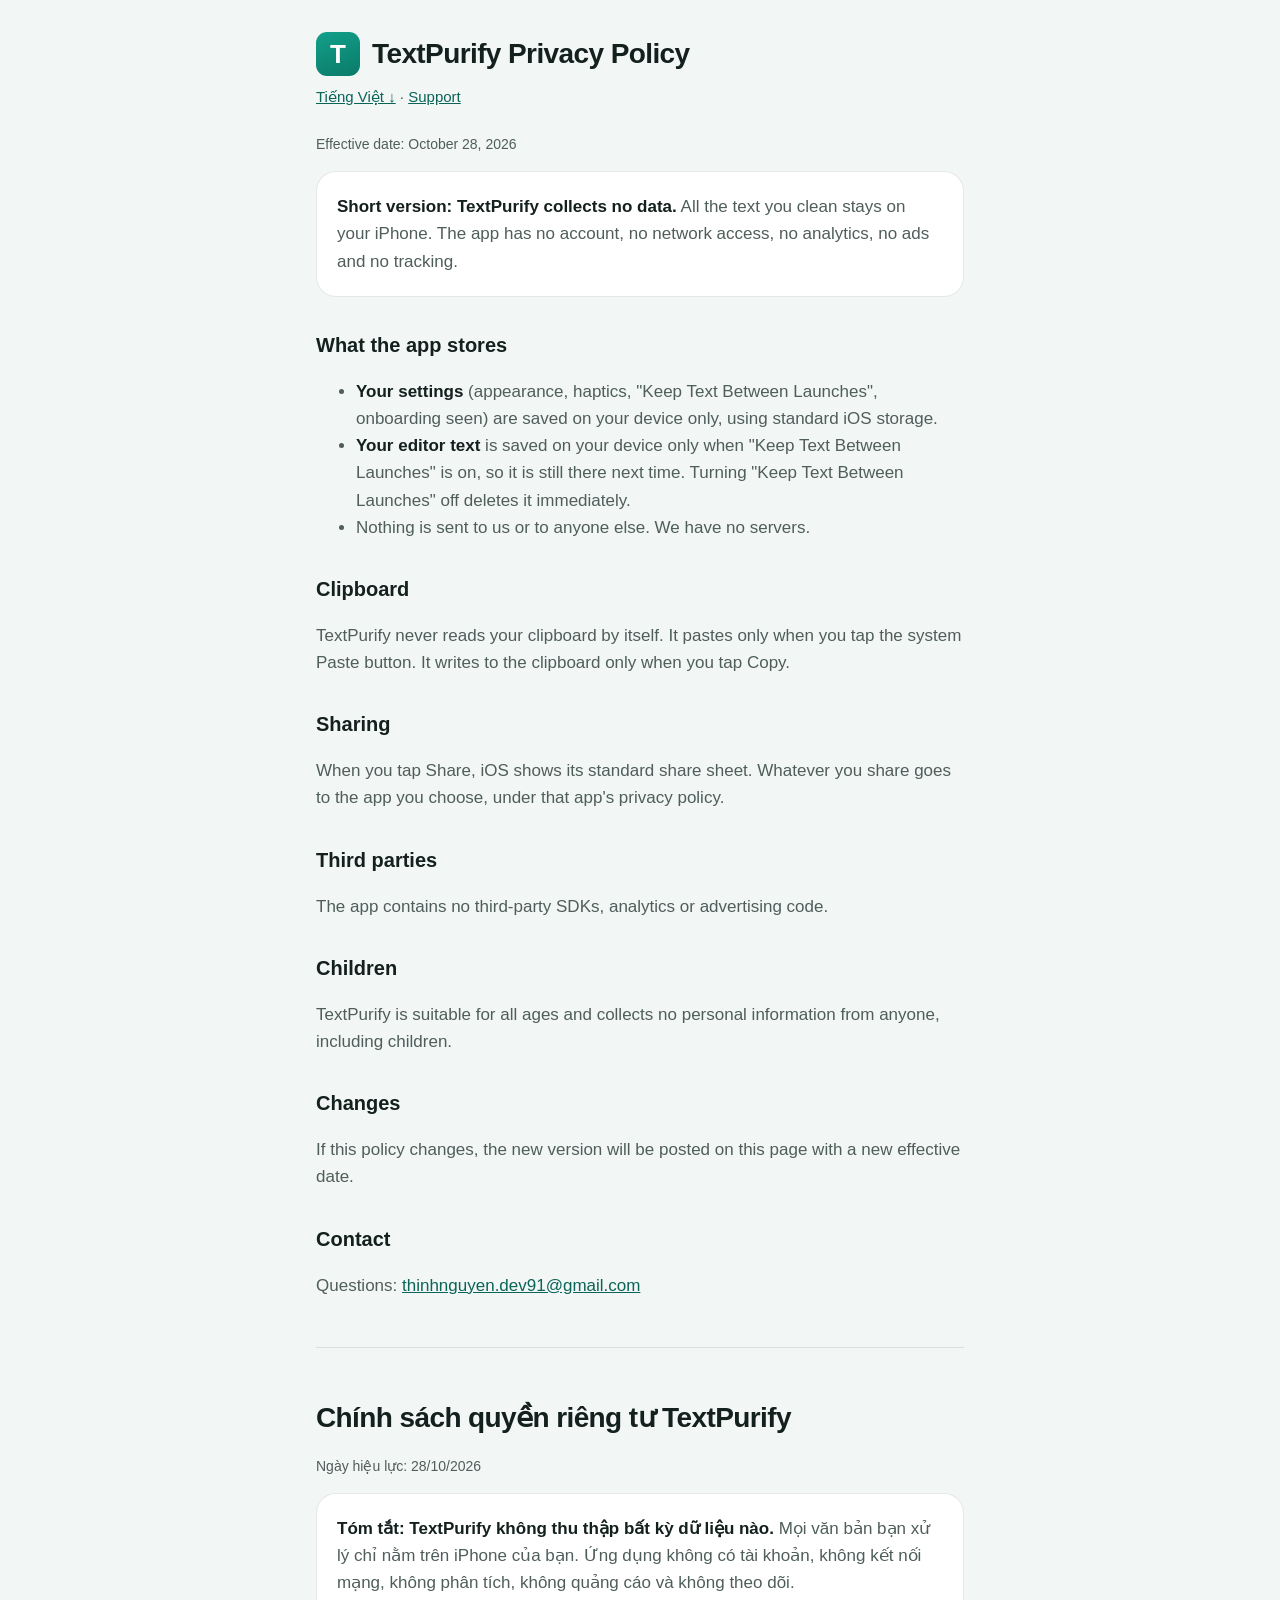
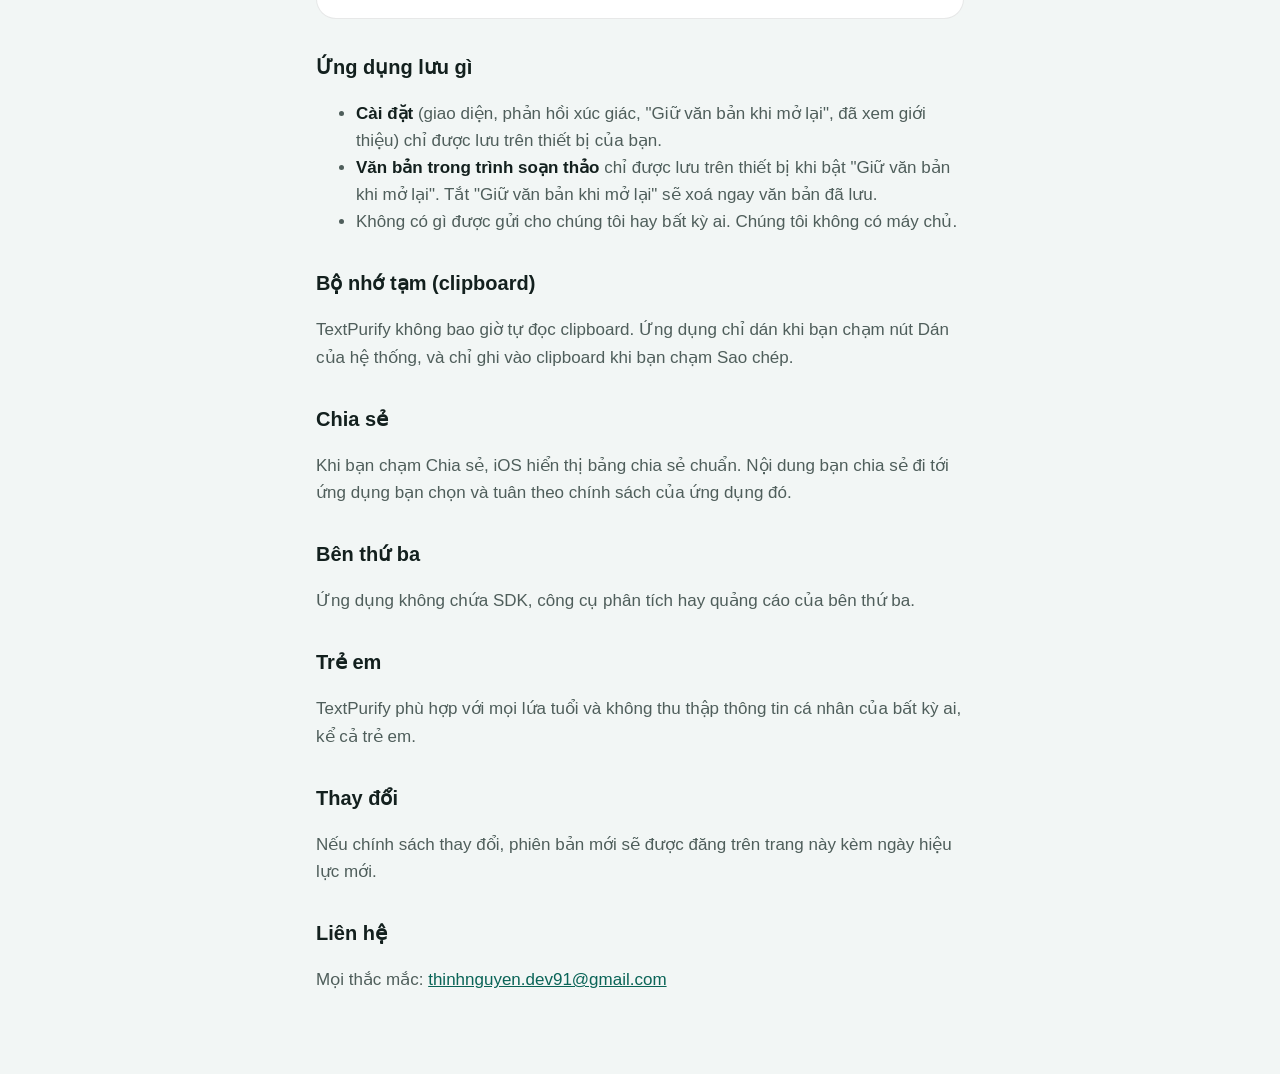
<file: index.html>
<!doctype html>
<html lang="en">
<head>
  <meta charset="utf-8">
  <meta name="viewport" content="width=device-width, initial-scale=1">
  <title>TextPurify — Privacy Policy</title>
  <link rel="stylesheet" href="style.css">
</head>
<body>
<main>
  <header><div class="mark" aria-hidden="true">T</div><h1>TextPurify Privacy Policy</h1></header>
  <p class="lang"><a href="#vi">Tiếng Việt ↓</a> · <a href="support.html">Support</a></p>
  <p class="muted">Effective date: October 28, 2026</p>

  <div class="card">
    <p><strong>Short version: TextPurify collects no data.</strong> All the text you clean stays on your iPhone. The app has no account, no network access, no analytics, no ads and no tracking.</p>
  </div>

  <h2>What the app stores</h2>
  <ul>
    <li><strong>Your settings</strong> (appearance, haptics, "Keep Text Between Launches", onboarding seen) are saved on your device only, using standard iOS storage.</li>
    <li><strong>Your editor text</strong> is saved on your device only when "Keep Text Between Launches" is on, so it is still there next time. Turning "Keep Text Between Launches" off deletes it immediately.</li>
    <li>Nothing is sent to us or to anyone else. We have no servers.</li>
  </ul>

  <h2>Clipboard</h2>
  <p>TextPurify never reads your clipboard by itself. It pastes only when you tap the system Paste button. It writes to the clipboard only when you tap Copy.</p>

  <h2>Sharing</h2>
  <p>When you tap Share, iOS shows its standard share sheet. Whatever you share goes to the app you choose, under that app's privacy policy.</p>

  <h2>Third parties</h2>
  <p>The app contains no third-party SDKs, analytics or advertising code.</p>

  <h2>Children</h2>
  <p>TextPurify is suitable for all ages and collects no personal information from anyone, including children.</p>

  <h2>Changes</h2>
  <p>If this policy changes, the new version will be posted on this page with a new effective date.</p>

  <h2>Contact</h2>
  <p>Questions: <a href="mailto:thinhnguyen.dev91@gmail.com">thinhnguyen.dev91@gmail.com</a></p>

  <hr>

  <section id="vi" lang="vi">
    <h1>Chính sách quyền riêng tư TextPurify</h1>
    <p class="muted">Ngày hiệu lực: 28/10/2026</p>
    <div class="card">
      <p><strong>Tóm tắt: TextPurify không thu thập bất kỳ dữ liệu nào.</strong> Mọi văn bản bạn xử lý chỉ nằm trên iPhone của bạn. Ứng dụng không có tài khoản, không kết nối mạng, không phân tích, không quảng cáo và không theo dõi.</p>
    </div>
    <h2>Ứng dụng lưu gì</h2>
    <ul>
      <li><strong>Cài đặt</strong> (giao diện, phản hồi xúc giác, "Giữ văn bản khi mở lại", đã xem giới thiệu) chỉ được lưu trên thiết bị của bạn.</li>
      <li><strong>Văn bản trong trình soạn thảo</strong> chỉ được lưu trên thiết bị khi bật "Giữ văn bản khi mở lại". Tắt "Giữ văn bản khi mở lại" sẽ xoá ngay văn bản đã lưu.</li>
      <li>Không có gì được gửi cho chúng tôi hay bất kỳ ai. Chúng tôi không có máy chủ.</li>
    </ul>
    <h2>Bộ nhớ tạm (clipboard)</h2>
    <p>TextPurify không bao giờ tự đọc clipboard. Ứng dụng chỉ dán khi bạn chạm nút Dán của hệ thống, và chỉ ghi vào clipboard khi bạn chạm Sao chép.</p>
    <h2>Chia sẻ</h2>
    <p>Khi bạn chạm Chia sẻ, iOS hiển thị bảng chia sẻ chuẩn. Nội dung bạn chia sẻ đi tới ứng dụng bạn chọn và tuân theo chính sách của ứng dụng đó.</p>
    <h2>Bên thứ ba</h2>
    <p>Ứng dụng không chứa SDK, công cụ phân tích hay quảng cáo của bên thứ ba.</p>
    <h2>Trẻ em</h2>
    <p>TextPurify phù hợp với mọi lứa tuổi và không thu thập thông tin cá nhân của bất kỳ ai, kể cả trẻ em.</p>
    <h2>Thay đổi</h2>
    <p>Nếu chính sách thay đổi, phiên bản mới sẽ được đăng trên trang này kèm ngày hiệu lực mới.</p>
    <h2>Liên hệ</h2>
    <p>Mọi thắc mắc: <a href="mailto:thinhnguyen.dev91@gmail.com">thinhnguyen.dev91@gmail.com</a></p>
  </section>
</main>
</body>
</html>
</file>
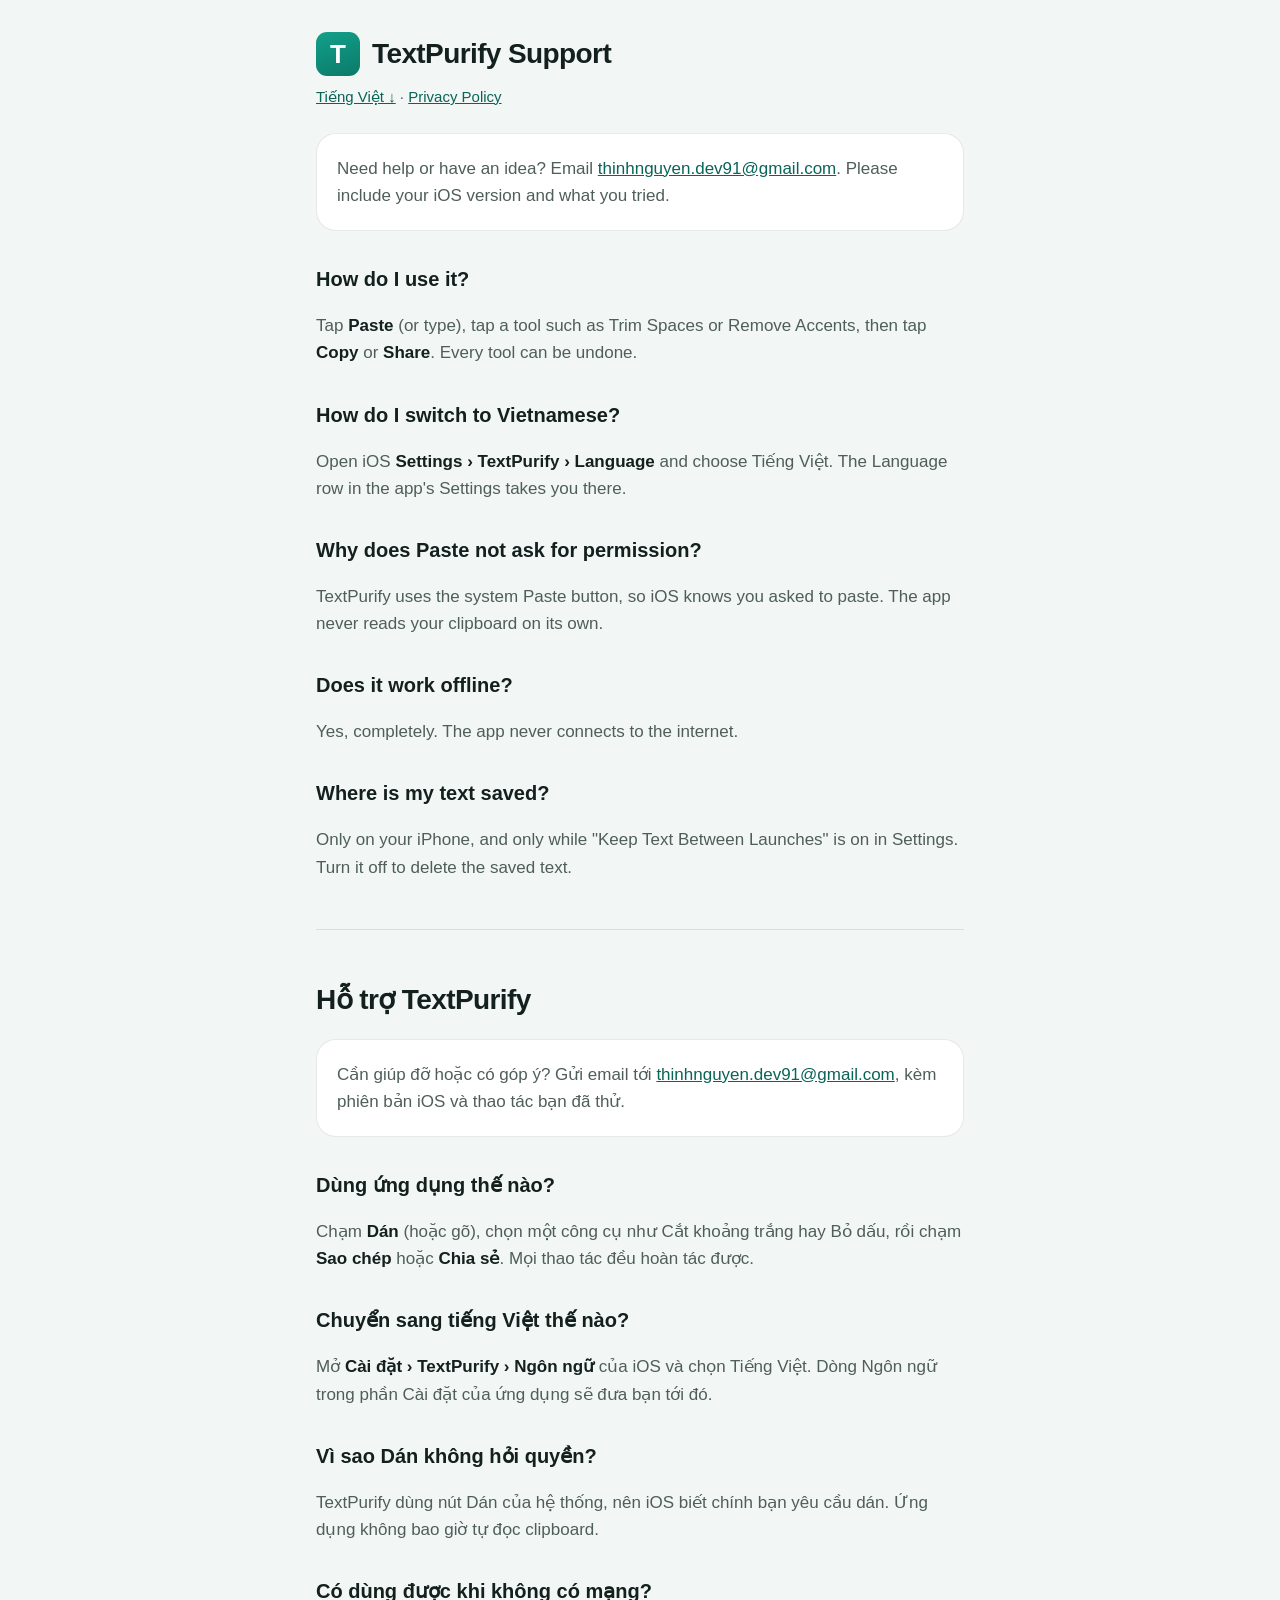
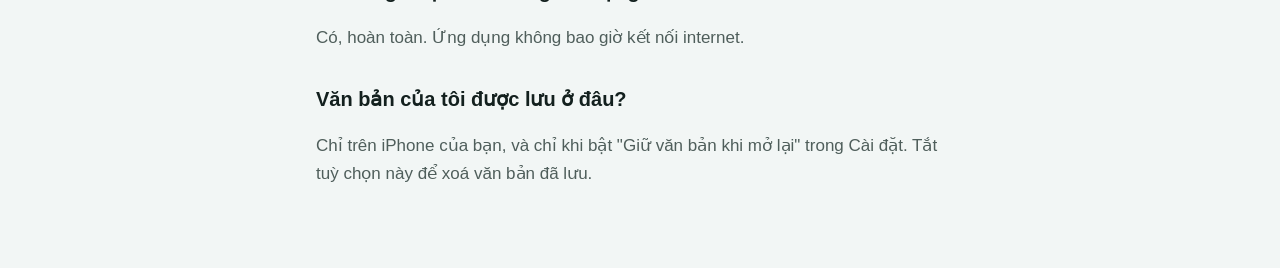
<file: support.html>
<!doctype html>
<html lang="en">
<head>
  <meta charset="utf-8">
  <meta name="viewport" content="width=device-width, initial-scale=1">
  <title>TextPurify — Support</title>
  <link rel="stylesheet" href="style.css">
</head>
<body>
<main>
  <header><div class="mark" aria-hidden="true">T</div><h1>TextPurify Support</h1></header>
  <p class="lang"><a href="#vi">Tiếng Việt ↓</a> · <a href="index.html">Privacy Policy</a></p>

  <div class="card">
    <p>Need help or have an idea? Email <a href="mailto:thinhnguyen.dev91@gmail.com?subject=TextPurify">thinhnguyen.dev91@gmail.com</a>. Please include your iOS version and what you tried.</p>
  </div>

  <h2>How do I use it?</h2>
  <p>Tap <strong>Paste</strong> (or type), tap a tool such as Trim Spaces or Remove Accents, then tap <strong>Copy</strong> or <strong>Share</strong>. Every tool can be undone.</p>

  <h2>How do I switch to Vietnamese?</h2>
  <p>Open iOS <strong>Settings › TextPurify › Language</strong> and choose Tiếng Việt. The Language row in the app's Settings takes you there.</p>

  <h2>Why does Paste not ask for permission?</h2>
  <p>TextPurify uses the system Paste button, so iOS knows you asked to paste. The app never reads your clipboard on its own.</p>

  <h2>Does it work offline?</h2>
  <p>Yes, completely. The app never connects to the internet.</p>

  <h2>Where is my text saved?</h2>
  <p>Only on your iPhone, and only while "Keep Text Between Launches" is on in Settings. Turn it off to delete the saved text.</p>

  <hr>

  <section id="vi" lang="vi">
    <h1>Hỗ trợ TextPurify</h1>
    <div class="card">
      <p>Cần giúp đỡ hoặc có góp ý? Gửi email tới <a href="mailto:thinhnguyen.dev91@gmail.com?subject=TextPurify">thinhnguyen.dev91@gmail.com</a>, kèm phiên bản iOS và thao tác bạn đã thử.</p>
    </div>
    <h2>Dùng ứng dụng thế nào?</h2>
    <p>Chạm <strong>Dán</strong> (hoặc gõ), chọn một công cụ như Cắt khoảng trắng hay Bỏ dấu, rồi chạm <strong>Sao chép</strong> hoặc <strong>Chia sẻ</strong>. Mọi thao tác đều hoàn tác được.</p>
    <h2>Chuyển sang tiếng Việt thế nào?</h2>
    <p>Mở <strong>Cài đặt › TextPurify › Ngôn ngữ</strong> của iOS và chọn Tiếng Việt. Dòng Ngôn ngữ trong phần Cài đặt của ứng dụng sẽ đưa bạn tới đó.</p>
    <h2>Vì sao Dán không hỏi quyền?</h2>
    <p>TextPurify dùng nút Dán của hệ thống, nên iOS biết chính bạn yêu cầu dán. Ứng dụng không bao giờ tự đọc clipboard.</p>
    <h2>Có dùng được khi không có mạng?</h2>
    <p>Có, hoàn toàn. Ứng dụng không bao giờ kết nối internet.</p>
    <h2>Văn bản của tôi được lưu ở đâu?</h2>
    <p>Chỉ trên iPhone của bạn, và chỉ khi bật "Giữ văn bản khi mở lại" trong Cài đặt. Tắt tuỳ chọn này để xoá văn bản đã lưu.</p>
  </section>
</main>
</body>
</html>
</file>
<file: style.css>
:root {
  --bg: #F2F6F5;
  --card: #FFFFFF;
  --text: #13201E;
  --text2: #4F5E5B;
  --accent-ink: #0A6457;
  --line: rgba(19, 32, 30, 0.10);
}
@media (prefers-color-scheme: dark) {
  :root {
    --bg: #0C1413;
    --card: #15201E;
    --text: #EEF4F3;
    --text2: #A9B8B5;
    --accent-ink: #8AE6D4;
    --line: rgba(238, 244, 243, 0.12);
  }
}
* { box-sizing: border-box; }
body {
  margin: 0;
  background: var(--bg);
  color: var(--text);
  font: 17px/1.6 -apple-system, BlinkMacSystemFont, "SF Pro Text", "Segoe UI", Roboto, sans-serif;
}
main { max-width: 680px; margin: 0 auto; padding: 32px 16px 64px; }
header { display: flex; align-items: center; gap: 12px; margin-bottom: 8px; }
.mark {
  width: 44px; height: 44px; border-radius: 11px; flex: none;
  display: grid; place-items: center;
  background: linear-gradient(160deg, #12A08A, #0B7A69);
  color: #fff; font-weight: 700; font-size: 26px;
}
h1 { font-size: 28px; letter-spacing: -0.6px; margin: 0; }
h2 { font-size: 20px; margin: 32px 0 8px; }
p, li { color: var(--text2); }
strong { color: var(--text); }
a { color: var(--accent-ink); }
.lang { margin: 8px 0 24px; font-size: 15px; }
.card {
  background: var(--card); border: 0.5px solid var(--line);
  border-radius: 20px; padding: 4px 20px; margin-top: 16px;
}
.muted { font-size: 14px; }
hr { border: 0; border-top: 0.5px solid var(--line); margin: 48px 0; }
</file>
